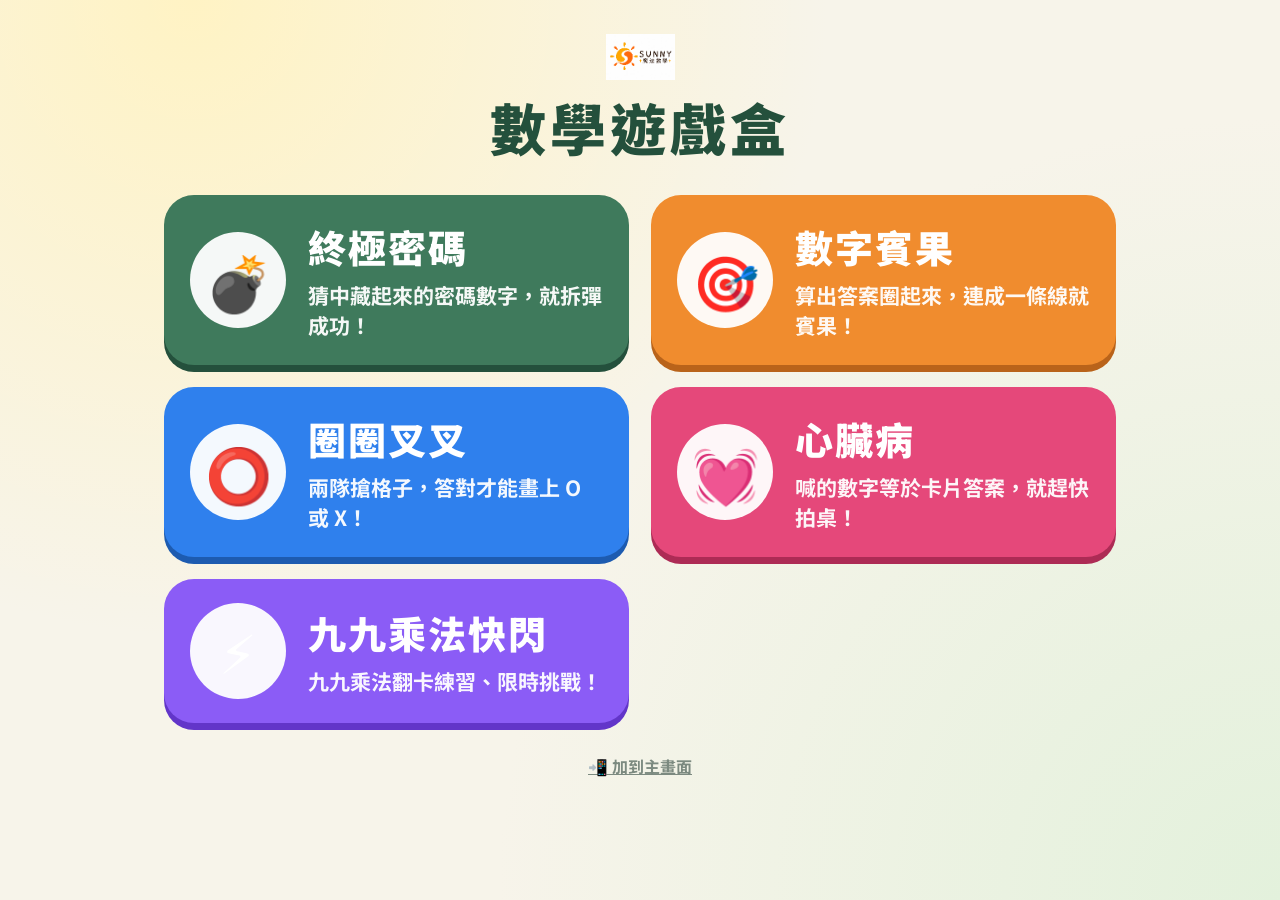
<file: index.html>
<!DOCTYPE html>
<html lang="zh-Hant">
<head>
<meta charset="utf-8" />
<meta name="viewport" content="width=device-width, initial-scale=1, viewport-fit=cover" />
<meta name="theme-color" content="#f0b93a" />
<meta name="apple-mobile-web-app-capable" content="yes" />
<meta name="mobile-web-app-capable" content="yes" />
<meta name="apple-mobile-web-app-status-bar-style" content="default" />
<meta name="apple-mobile-web-app-title" content="數學遊戲盒" />
<title>SUNNY魔法數學・遊戲盒</title>
<link rel="manifest" href="manifest.json" />
<link rel="icon" href="img/icon-192.png" />
<link rel="apple-touch-icon" href="img/icon-180.png" />
<link href="https://fonts.googleapis.com/css2?family=Fredoka:wght@600&family=Noto+Sans+TC:wght@500;700;900&display=swap" rel="stylesheet" />
<style>
:root{--green:#24503c;--gold:#f0b93a;--cream:#f7f4ea;--ink:#1f3a2d;--muted:#7c8a80}
*{box-sizing:border-box;-webkit-tap-highlight-color:transparent}
html,body{margin:0;height:100%}
body{font-family:"Noto Sans TC",system-ui,sans-serif;color:var(--ink);background:
  radial-gradient(circle at 15% 0%,#fff3c4 0,transparent 45%),radial-gradient(circle at 100% 100%,#e3f1dc 0,transparent 50%),var(--cream);
  padding:env(safe-area-inset-top) env(safe-area-inset-right) env(safe-area-inset-bottom) env(safe-area-inset-left)}
button{font-family:inherit;cursor:pointer;border:none}

.head{display:flex;flex-direction:column;align-items:center;gap:6px;padding:34px 20px 10px;text-align:center}
.head .logo{height:46px}
.head h1{margin:0;font-size:clamp(34px,5vw,56px);font-weight:900;color:var(--green);letter-spacing:4px}
.grid{max-width:1000px;margin:0 auto;padding:18px 24px 20px;display:grid;grid-template-columns:repeat(auto-fill,minmax(min(420px,100%),1fr));gap:22px}
.tile{display:flex;align-items:center;gap:22px;padding:24px 26px;border-radius:30px;background:var(--c);color:#fff;text-align:left;box-shadow:0 7px 0 var(--d);transition:transform .12s}
.tile:hover{transform:translateY(-3px)}
.tile:active{transform:translateY(4px);box-shadow:0 3px 0 var(--d)}
.tile .ic{flex:none;width:96px;height:96px;border-radius:50%;background:rgba(255,255,255,.95);display:flex;align-items:center;justify-content:center;font-size:54px}
.tile h2{margin:0;font-size:clamp(28px,3.2vw,38px);font-weight:900;letter-spacing:2px}
.tile p{margin:6px 0 0;font-size:clamp(17px,1.8vw,21px);font-weight:700;opacity:.95;line-height:1.45}
.foot{text-align:center;padding:10px 0 40px}
.install{background:none;border:none;color:var(--muted);font-size:16px;font-weight:700;text-decoration:underline}
/* 遊戲畫面（同一個 App 裡開，左上角回遊戲盒） */
#player{position:fixed;inset:0;background:#fff;display:none;z-index:10}
#player.show{display:block}
#player iframe{width:100%;height:100%;border:0;display:block}
#homeBtn{position:fixed;z-index:11;display:none;background:rgba(36,80,60,.88);color:#fff;font-size:15px;font-weight:700;border-radius:999px;padding:8px 14px;box-shadow:0 4px 12px rgba(0,0,0,.2)}
#player.show ~ #homeBtn{display:block}

/* 加到主畫面說明 */
.ov{position:fixed;inset:0;background:rgba(20,40,30,.55);display:none;align-items:center;justify-content:center;z-index:20}
.ov.show{display:flex}
.panel{background:#fffdf7;border-radius:26px;padding:24px 26px;max-width:460px;width:92%;font-size:18px;line-height:1.7}
.panel h3{margin:0 0 8px;color:var(--green);font-size:24px}
.panel b{color:var(--green)}
.panel button{margin-top:12px;background:var(--green);color:#fff;font-size:18px;font-weight:700;padding:10px 26px;border-radius:999px}

@media (max-width:640px){
  .head{padding:22px 16px 4px}.tile{padding:18px;gap:16px}.tile .ic{width:72px;height:72px;font-size:40px}
}
</style>
</head>
<body>

<div class="head">
  <img class="logo" src="img/logo.png" alt="SUNNY魔法數學" />
  <h1>數學遊戲盒</h1>
</div>

<div class="grid" id="grid"></div>
<div class="foot"><button class="install" id="installBtn">📲 加到主畫面</button></div>

<div id="player"><iframe id="frame" allow="fullscreen; autoplay" allowfullscreen></iframe></div>
<button id="homeBtn">🏠 回遊戲盒</button>

<div class="ov" id="howOv">
  <div class="panel" id="howText"></div>
</div>

<script>
// ===== 遊戲清單：新增遊戲就在這裡加一筆 =====
// home：「回遊戲盒」按鈕放哪個角落，避開遊戲自己的按鈕
const GAMES = [
  { id: 'password', name: '終極密碼', icon: '💣', c: '#3f7a5c', d: '#24503c', url: '../password/', line: '猜中藏起來的密碼數字，就拆彈成功！', home: 'bl' },
  { id: 'bingo', name: '數字賓果', icon: '🎯', c: '#f08c2e', d: '#b9631a', url: './bingo/', line: '算出答案圈起來，連成一條線就賓果！', home: 'bl' },
  { id: 'ttt', name: '圈圈叉叉', icon: '⭕', c: '#2f80ed', d: '#1d5bb0', url: './ttt/', line: '兩隊搶格子，答對才能畫上 O 或 X！', home: 'bl' },
  { id: 'heart', name: '心臟病', icon: '💓', c: '#e5487a', d: '#ad2b55', url: './heart/', line: '喊的數字等於卡片答案，就趕快拍桌！', home: 'bl' },
  { id: '99', name: '九九乘法快閃', icon: '⚡', c: '#8b5cf6', d: '#6235c9', url: '../99/', line: '九九乘法翻卡練習、限時挑戰！', home: 'bl' },
];
const POS = { tl: 'top:calc(10px + env(safe-area-inset-top));left:10px', bl: 'bottom:calc(10px + env(safe-area-inset-bottom));left:10px',
              tr: 'top:calc(10px + env(safe-area-inset-top));right:10px', br: 'bottom:calc(10px + env(safe-area-inset-bottom));right:10px' };

const grid = document.getElementById('grid');
GAMES.forEach(g => {
  const b = document.createElement('button'); b.className = 'tile'; b.style.setProperty('--c', g.c); b.style.setProperty('--d', g.d);
  b.innerHTML = `<span class="ic">${g.icon}</span><span><h2>${g.name}</h2><p>${g.line}</p></span>`;
  b.onclick = () => openGame(g, true); grid.appendChild(b);
});

// ===== 開遊戲／回遊戲盒（手機返回鍵也能回來） =====
const player = document.getElementById('player'), frame = document.getElementById('frame'), homeBtn = document.getElementById('homeBtn');
let histStart = 0;
function openGame(g, push) {
  if (push) histStart = history.length;
  frame.contentWindow.location.replace(new URL(g.url, location.href).href); player.classList.add('show'); homeBtn.style.cssText = POS[g.home] || POS.bl;
  document.title = g.name.replace(/\s.*$/, '') + '・數學遊戲盒';
  if (push) history.pushState({ game: g.id }, '', '#' + g.id);
}
function closeGame() { player.classList.remove('show'); frame.contentWindow.location.replace('about:blank'); document.title = 'SUNNY魔法數學・遊戲盒'; }
// 遊戲裡換頁也會記進返回紀錄 → 一次退回到開遊戲之前
homeBtn.onclick = () => { const n = history.length - histStart; closeGame(); if (histStart && n > 0) history.go(-n); else history.replaceState(null, '', location.pathname); histStart = 0; };
window.addEventListener('popstate', () => { const g = GAMES.find(x => '#' + x.id === location.hash); g ? openGame(g, false) : closeGame(); });
{ const g = GAMES.find(x => '#' + x.id === location.hash); if (g) { history.replaceState({ game: g.id }, '', '#' + g.id); openGame(g, false); } }

// ===== 加到主畫面 =====
let deferred = null;
window.addEventListener('beforeinstallprompt', e => { e.preventDefault(); deferred = e; });
const standalone = matchMedia('(display-mode: standalone)').matches || navigator.standalone;
const installBtn = document.getElementById('installBtn');
if (standalone) installBtn.style.display = 'none';
installBtn.onclick = async () => {
  if (deferred) { deferred.prompt(); await deferred.userChoice; deferred = null; return; }
  const ios = /iphone|ipad|ipod/i.test(navigator.userAgent) || (navigator.platform === 'MacIntel' && navigator.maxTouchPoints > 1);
  document.getElementById('howText').innerHTML = ios
    ? '<h3>📲 加到主畫面（iPhone／iPad）</h3>1. 用 <b>Safari</b> 打開這一頁<br>2. 點下面的 <b>分享鈕</b>（方框加向上箭頭）<br>3. 往下滑，點 <b>「加入主畫面」</b><br>4. 主畫面就會出現浩克的遊戲盒圖示 🎉<br><button onclick="this.closest(\'.ov\').classList.remove(\'show\')">知道了</button>'
    : '<h3>📲 加到主畫面</h3>用 <b>Chrome</b> 打開這一頁，點右上角 <b>⋮</b> → <b>「加到主畫面」</b>或<b>「安裝應用程式」</b>。<br>電腦版 Chrome：網址列右邊的 <b>安裝圖示</b>。<br><button onclick="this.closest(\'.ov\').classList.remove(\'show\')">知道了</button>';
  document.getElementById('howOv').classList.add('show');
};
document.getElementById('howOv').onclick = e => { if (e.target.id === 'howOv') e.target.classList.remove('show'); };

if ('serviceWorker' in navigator) navigator.serviceWorker.register('sw.js').catch(() => {});
</script>
</body>
</html>
</file>
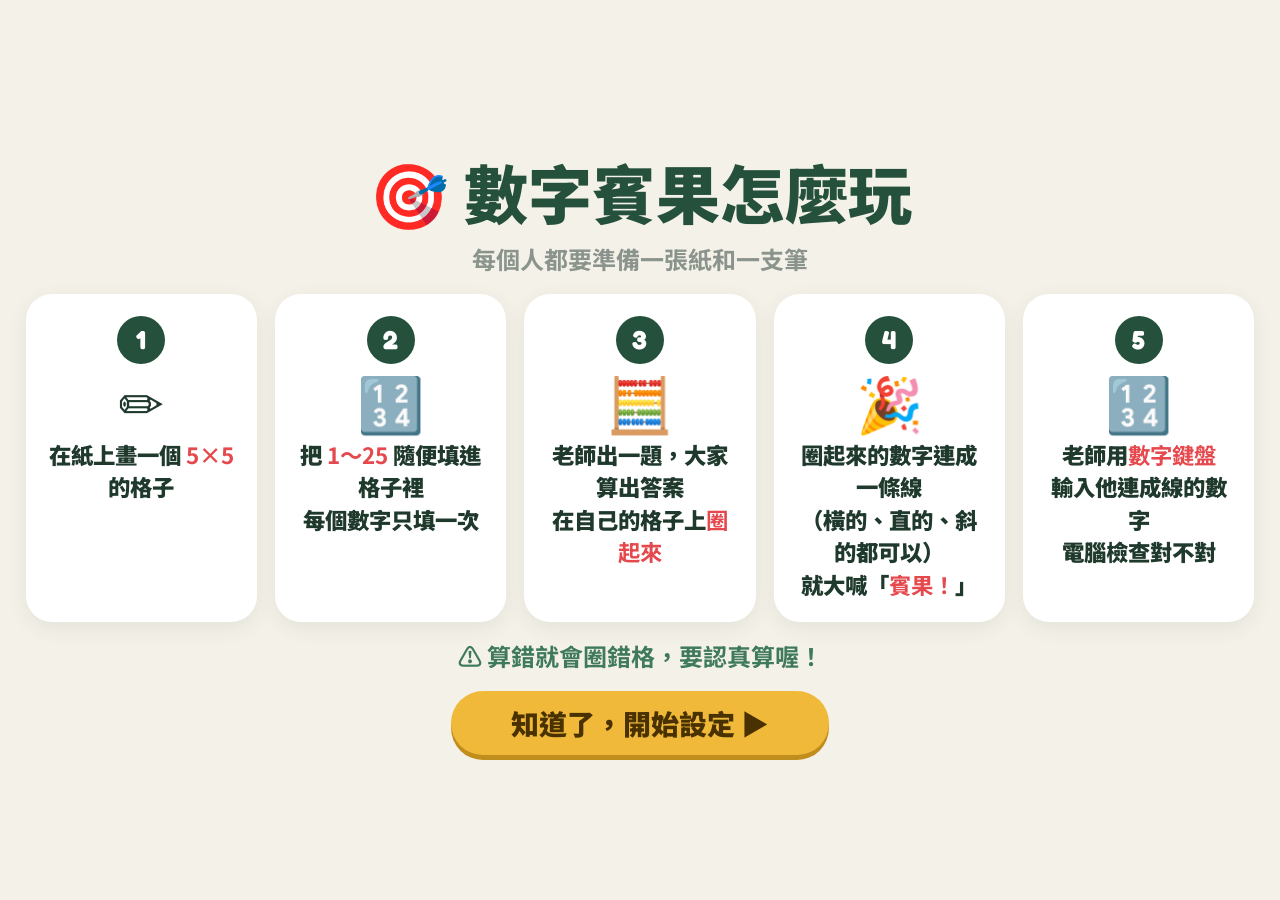
<file: bingo/index.html>
<!DOCTYPE html>
<html lang="zh-Hant">
<head>
<meta charset="utf-8" />
<meta name="viewport" content="width=device-width, initial-scale=1, viewport-fit=cover" />
<title>數字賓果・SUNNY魔法數學</title>
<link rel="icon" href="../img/icon-192.png" />
<link rel="apple-touch-icon" href="../img/icon-180.png" />
<link href="https://fonts.googleapis.com/css2?family=Fredoka:wght@500;600;700&family=Noto+Sans+TC:wght@500;700;900&display=swap" rel="stylesheet" />
<link rel="stylesheet" href="../shared/common.css" />
<style>
.main{display:grid;grid-template-columns:1fr 380px;gap:24px}
.stage{display:flex;flex-direction:column;padding:28px 32px}
.stage .head{display:flex;align-items:center;justify-content:space-between}
.qno{font-size:30px;font-weight:900;color:var(--green)}
.qno b{font-family:Fredoka;font-size:44px;color:var(--red);margin:0 4px}
.goal{background:#fff6dc;color:#8a5d00;border-radius:12px;padding:8px 16px;font-weight:900;font-size:17px}
.qcard{flex:1;margin:20px 0;display:flex;align-items:center;justify-content:center;border-radius:20px;background:#fbf9f3;border:2px solid var(--line)}
.qcard .expr{font-size:clamp(64px,min(10vw,20vh),220px);color:var(--green)}
.qcard.flip{animation:flip .5s}
@keyframes flip{0%{transform:rotateX(90deg)}100%{transform:rotateX(0)}}
.foot{display:flex;align-items:center;justify-content:space-between;gap:16px;flex-wrap:wrap}
.hint{font-size:20px;color:var(--muted);font-weight:700}
.btns{display:flex;gap:14px;flex-wrap:wrap;justify-content:center}
.side{padding:24px 0 12px;display:flex;flex-direction:column;min-height:0}
.side .shead{display:flex;align-items:baseline;justify-content:space-between;padding:0 24px 12px;border-bottom:1px solid var(--line)}
.side .shead span{font-size:14px;color:var(--muted);font-weight:700}
.hist{flex:1;overflow:auto;min-height:0}
.hi{display:flex;align-items:center;gap:16px;padding:12px 24px;border-bottom:1px solid #f1ece0;font-size:30px;animation:popIn .4s}
.hi .n{color:var(--muted);font-family:Fredoka;font-size:18px;width:28px;text-align:right}
.hi .ans{margin-left:auto;font-family:Fredoka;font-weight:700;color:var(--red);font-size:28px}
/* 開場：畫格子說明 */
.intro{flex-direction:column;background:var(--cream);text-align:center;padding:20px}
.intro h2{font-size:clamp(34px,4.6vw,60px);color:var(--green);margin:0 0 10px}
.intro p{font-size:clamp(20px,2.4vw,30px);font-weight:700;margin:6px 0;line-height:1.6}
.intro p b{color:var(--red)}
.sample{display:grid;gap:6px;margin:18px auto;background:var(--green);padding:6px;border-radius:14px}
.sample span{width:min(9vh,64px);height:min(9vh,64px);background:#fff;border-radius:8px;display:flex;align-items:center;justify-content:center;font-family:Fredoka;font-size:min(4.4vh,30px);font-weight:600;color:var(--green)}
.sample span.c{background:#ffe9a8;position:relative}
.sample span.c::after{content:'';position:absolute;inset:6px;border:4px solid var(--red);border-radius:50%}
/* 檢查賓果 */
.check{flex-direction:column}
.check .panel{max-width:1000px}
.ckgrid{display:grid;grid-template-columns:auto 1fr;gap:32px;align-items:start;margin-top:10px}
.ckpad{display:flex;flex-direction:column;gap:10px}
.cklist{display:flex;flex-direction:column;gap:14px}
.cklist .lab{font-size:16px;font-weight:900;color:var(--muted);letter-spacing:2px}
.chips{display:flex;flex-wrap:wrap;gap:10px;min-height:72px;align-content:flex-start}
.chip{width:72px;height:72px;border-radius:16px;background:#f4f1e8;border:2px solid var(--line);display:flex;align-items:center;justify-content:center;font-family:Fredoka;font-size:32px;font-weight:700;position:relative;cursor:pointer}
.chip.ok{background:#e6f4ea;border-color:#3f9d5c;color:#2b7a45}
.chip.no{background:#fde8e8;border-color:var(--red);color:var(--red)}
.chip.ok::after{content:'✓';position:absolute;top:-8px;right:-8px;width:26px;height:26px;border-radius:50%;background:#3f9d5c;color:#fff;font-size:16px;display:flex;align-items:center;justify-content:center}
.chip.no::after{content:'✗';position:absolute;top:-8px;right:-8px;width:26px;height:26px;border-radius:50%;background:var(--red);color:#fff;font-size:16px;display:flex;align-items:center;justify-content:center}
.ckres{font-size:24px;font-weight:900;min-height:36px}
.ckres.ok{color:#2b7a45}.ckres.no{color:var(--red)}
.check .btns{display:flex;gap:12px;flex-wrap:wrap}
@media (max-width:900px), (orientation:portrait){.ckgrid{grid-template-columns:1fr;justify-items:center}}
@media (max-width:900px), (orientation:portrait){
  .main{grid-template-columns:1fr}.stage{padding:18px}.qcard{min-height:180px}.side{max-height:50vh}.foot{justify-content:center}.hint{text-align:center}
}
</style>
</head>
<body>
<div class="top">
  <img class="logo" src="../shared/img/logo.png" alt="SUNNY魔法數學" />
  <div class="ttl"><h1>數字賓果</h1><span class="tag" id="tag"></span></div>
  <span class="sp"></span>
  <button class="tbtn" id="helpBtn">玩法說明</button>
  <button class="tbtn" id="soundBtn">🔊</button>
  <button class="tbtn fsBtn" id="fsBtn">全螢幕</button>
  <button class="tbtn" id="setBtn">設定</button>
</div>

<div class="wrap main">
  <div class="card stage">
    <div class="head"><div class="qno" id="qno"></div><div class="goal" id="goal"></div></div>
    <div class="qcard" id="qcard"><span class="expr" style="color:#c9c2ad">？</span></div>
    <div class="foot">
      <div class="hint" id="hint">算出答案，在自己的賓果卡上圈起來</div>
      <div class="btns">
        <button class="big-btn" id="nextBtn">下一題 ▶</button>
        <button class="big-btn gold" id="bingoBtn">有人賓果！</button>
      </div>
    </div>
  </div>
  <div class="card side">
    <div class="shead"><span class="ptitle">出過的題目</span><span>算錯可以再算一次</span></div>
    <div class="hist" id="hist"></div>
  </div>
</div>

<!-- 開場：請小朋友畫格子 -->
<div class="ov intro" id="introOv">
  <h2>🎯 數字賓果</h2>
  <p id="introText"></p>
  <div class="sample" id="sample"></div>
  <p>電腦出題 → 算出答案 → 在卡上把那個數字<b>圈起來</b><br>算錯就會圈錯格喔！連成 <b id="introLines">1</b> 條線就喊「<b>賓果！</b>」</p>
  <button class="start" id="introGo">準備好了，開始出題！</button>
</div>

<!-- 檢查賓果 -->
<div class="ov dim check" id="checkOv">
  <div class="panel">
    <h2>有人喊賓果！來檢查</h2>
    <div style="font-size:19px;font-weight:700">請他唸出連成線的數字，一個一個輸入，電腦會檢查是不是都出過</div>
    <div class="ckgrid">
      <div class="ckpad"><div class="kscreen" id="ckScreen"></div><div id="ckPad"></div></div>
      <div class="cklist">
        <div class="lab" id="ckLab"></div>
        <div class="chips" id="chips"></div>
        <div class="ckres" id="ckRes"></div>
        <div class="btns">
          <button class="big-btn" id="checkBtn">檢查</button>
          <button class="big-btn white" id="noBtn">取消，繼續玩</button>
        </div>
      </div>
    </div>
  </div>
</div>

<!-- 設定 -->
<div class="ov dim" id="setOv">
  <div class="panel">
    <h2>數字賓果・設定</h2>
    <div class="row"><span class="lab">算式</span><div class="seg" id="sOps"></div></div>
    <div class="desc">都是兩個數字的計算，可以複選</div>
    <div class="row"><span class="lab">賓果卡</span><div class="seg" id="sSize"></div></div>
    <div class="row"><span class="lab">幾條線賓果</span><div class="seg" id="sLines"></div></div>
    <button class="start" id="startBtn">開始！</button>
  </div>
</div>

<script src="../shared/common.js"></script>
<script>
const HELP = ['🎯 數字賓果怎麼玩', '每個人都要準備一張紙和一支筆', [
  ['✏️', '在紙上畫一個 <b>5×5</b> 的格子'],
  ['🔢', '把 <b>1～25</b> 隨便填進格子裡<br>每個數字只填一次'],
  ['🧮', '老師出一題，大家算出答案<br>在自己的格子上<b>圈起來</b>'],
  ['🎉', '圈起來的數字連成一條線<br>（橫的、直的、斜的都可以）<br>就大喊「<b>賓果！</b>」'],
  ['🔢', '老師用<b>數字鍵盤</b><br>輸入他連成線的數字<br>電腦檢查對不對'],
], '⚠️ 算錯就會圈錯格，要認真算喔！'];
const KEY = 'bingo_settings';
let S = loadSettings(KEY, { ops: ALL_OPS, size: 5, lines: 1 }); S.ops = cleanOps(S.ops);
let G = {};
setupTopButtons();

function newGame() {
  const N = S.size * S.size;
  G = { N, pool: shuffle(Array.from({ length: N }, (_, i) => i + 1)), called: [], seen: new Set() };
  $('tag').textContent = opsTag(S.ops);
  $('goal').textContent = `${S.size}×${S.size}・連 ${S.lines} 條線`;
  $('qno').innerHTML = '準備開始'; $('hist').innerHTML = '';
  $('qcard').innerHTML = '<span class="expr" style="color:#c9c2ad">？</span>';
  $('nextBtn').disabled = false;
  showIntro();
}
function showIntro() {
  $('introText').innerHTML = `請在紙上畫 <b>${S.size}×${S.size}</b> 的格子，把 <b>1～${G.N}</b> 隨便填進去（每個數字填一次）`;
  $('introLines').textContent = S.lines;
  const sm = $('sample'), demo = shuffle(Array.from({ length: G.N }, (_, i) => i + 1));
  sm.style.gridTemplateColumns = `repeat(${S.size},auto)`;
  sm.innerHTML = demo.map((n, i) => `<span class="${i % (S.size + 1) === 0 ? 'c' : ''}">${n}</span>`).join('');
  $('introOv').classList.add('show');
}
$('introGo').onclick = () => { $('introOv').classList.remove('show'); nextQ(); };

function nextQ() {
  if (!G.pool.length) { $('qno').innerHTML = '題目出完了！'; $('nextBtn').disabled = true; return; }
  const a = G.pool.pop();
  let q; for (let i = 0; i < 8; i++) { q = makeQ(a, S.ops); if (!G.seen.has(q.expr)) break; }
  G.seen.add(q.expr); G.called.push(q);
  const k = G.called.length;
  $('qno').innerHTML = `第 <b>${k}</b> 題`;
  const c = $('qcard'); c.innerHTML = exprHTML(q.expr) + '<span class="expr" style="color:var(--muted);margin-left:.2em">= ?</span>';
  c.classList.remove('flip'); void c.offsetWidth; c.classList.add('flip'); SFX.flip();
  const h = document.createElement('div'); h.className = 'hi';
  h.innerHTML = `<span class="n">${k}</span>${exprHTML(q.expr)}`;
  $('hist').prepend(h);
}
$('nextBtn').onclick = nextQ;
document.addEventListener('keydown', e => {
  if (document.querySelector('.ov.show')) return;
  if (e.key === 'Enter' || e.key === ' ' || e.key === 'ArrowRight') { e.preventDefault(); nextQ(); }
});

// 有人喊賓果：輸入他連成線的數字，電腦檢查是不是都出過
let ck = [], pad = null;
function drawChips(res) {
  $('ckLab').textContent = `輸入的數字（${ck.length} 個，點數字可以刪掉）`;
  $('chips').innerHTML = ck.map((n, i) => `<div class="chip ${res ? (res[i] ? 'ok' : 'no') : ''}" data-i="${i}" title="點一下刪掉">${n}</div>`).join('');
  $('chips').querySelectorAll('.chip').forEach(c => c.onclick = () => { ck.splice(+c.dataset.i, 1); $('ckRes').textContent = ''; drawChips(); });
  $('checkBtn').disabled = ck.length < S.size;
}
$('bingoBtn').onclick = () => {
  ck = []; $('ckRes').textContent = ''; $('ckRes').className = 'ckres';
  pad = keypad($('ckPad'), $('ckScreen'), { max: 2, okText: '加入', placeholder: '輸入數字', onOk: v => {
    if (v < 1 || v > G.N) { SFX.bad(); $('ckRes').className = 'ckres no'; $('ckRes').textContent = `要輸入 1～${G.N} 的數字`; return; }
    if (ck.includes(v)) { SFX.bad(); $('ckRes').className = 'ckres no'; $('ckRes').textContent = `${v} 已經輸入過了`; return; }
    ck.push(v); $('ckRes').textContent = ''; drawChips(); pad.clear();
  } });
  drawChips();
  $('checkOv').classList.add('show'); SFX.ding();
};
$('noBtn').onclick = () => { $('checkOv').classList.remove('show'); };
$('checkBtn').onclick = async () => {
  const called = new Set(G.called.map(q => q.answer));
  const res = ck.map(n => called.has(n)); drawChips(res);
  const bad = ck.filter((n, i) => !res[i]);
  if (bad.length) { SFX.bad(); $('ckRes').className = 'ckres no'; $('ckRes').textContent = `✗ ${bad.join('、')} 還沒出過，不算賓果！`; return; }
  SFX.ding(); $('ckRes').className = 'ckres ok'; $('ckRes').textContent = '✓ 全部都出過了，賓果成功！';
  await sleep(1200);
  $('checkOv').classList.remove('show');
  // 賓果成功後，題目旁邊公布答案，大家一起對
  document.querySelectorAll('#hist .hi').forEach((h, i) => { const q = G.called[G.called.length - 1 - i];
    if (!h.querySelector('.ans')) h.insertAdjacentHTML('beforeend', `<span class="ans">${q.answer}</span>`); });
  await celebrate('🎉 賓果！', `出了 <span class="num">${G.called.length}</span> 題就連線了！`, '繼續玩（看誰第二個賓果）▶');
};

// 設定
let T = {};
function drawSet() {
  segRow('sOps', Object.entries(OPS), T.ops, v => { T.ops = T.ops.includes(v) ? T.ops.filter(x => x !== v) : [...T.ops, v]; if (!T.ops.length) T.ops = [v]; drawSet(); }, true);
  segRow('sSize', [[4, '4×4（1～16）'], [5, '5×5（1～25）']], T.size, v => { T.size = v; drawSet(); });
  segRow('sLines', [[1, '1 條'], [2, '2 條'], [3, '3 條']], T.lines, v => { T.lines = v; drawSet(); });
}
function openSet() { T = JSON.parse(JSON.stringify(S)); drawSet(); $('setOv').classList.add('show'); }
$('setBtn').onclick = openSet;
$('startBtn').onclick = () => { S = T; saveSettings(KEY, S); $('setOv').classList.remove('show'); newGame(); };

$('helpBtn').onclick = () => showHelp(...HELP, '知道了');
showHelp(...HELP, '知道了，開始設定 ▶').then(openSet);
</script>
</body>
</html>
</file>
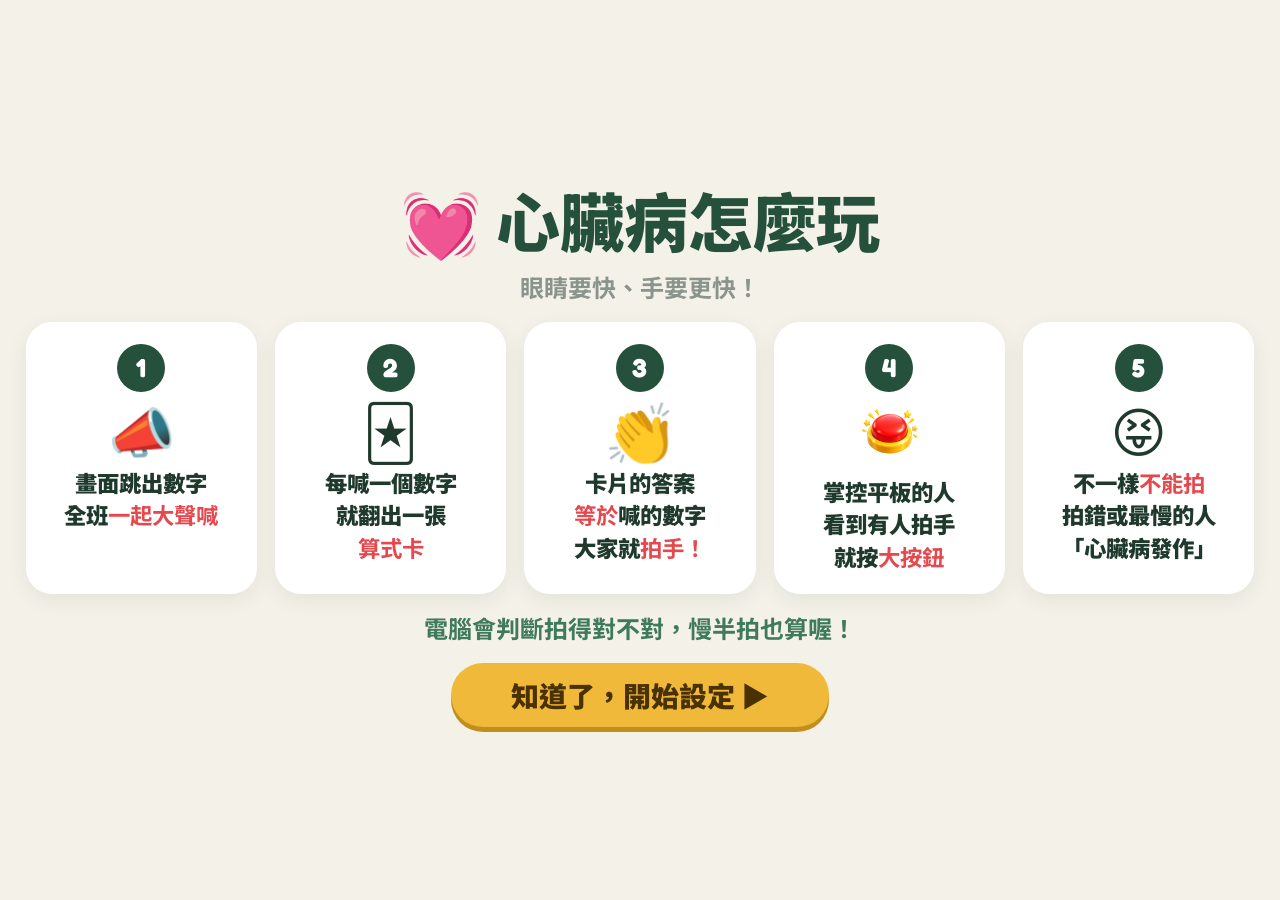
<file: heart/index.html>
<!DOCTYPE html>
<html lang="zh-Hant">
<head>
<meta charset="utf-8" />
<meta name="viewport" content="width=device-width, initial-scale=1, viewport-fit=cover" />
<title>心臟病・SUNNY魔法數學</title>
<link rel="icon" href="../img/icon-192.png" />
<link rel="apple-touch-icon" href="../img/icon-180.png" />
<link href="https://fonts.googleapis.com/css2?family=Fredoka:wght@500;600;700&family=Noto+Sans+TC:wght@500;700;900&display=swap" rel="stylesheet" />
<link rel="stylesheet" href="../shared/common.css" />
<style>
.main{display:flex;align-items:safe center;justify-content:center;overflow:auto}
.stage{width:min(1400px,100%);padding:24px 36px 18px;display:flex;flex-direction:column;align-items:center}
.table{display:grid;grid-template-columns:auto 1fr;gap:40px;align-items:center;width:100%}
.count{display:flex;flex-direction:column;align-items:center;gap:12px}
.count .lab{font-size:16px;font-weight:900;color:var(--muted);letter-spacing:3px}
.count .ball{width:min(29vh,360px);height:min(29vh,360px);border-radius:50%;background:var(--green);color:#fff;display:flex;align-items:center;justify-content:center;font-family:Fredoka;font-weight:700;font-size:min(17vh,220px)}
.count .ball.beat{animation:beat .3s}
@keyframes beat{40%{transform:scale(1.1)}}
.pcol{display:flex;flex-direction:column;gap:12px}
.pcol .lab{font-size:16px;font-weight:900;color:var(--muted);letter-spacing:3px;text-align:center}
.pcard{height:min(29vh,360px);border-radius:20px;background:#fbf9f3;border:2px solid var(--line);display:flex;align-items:center;justify-content:center;position:relative}
.pcard .expr{font-size:clamp(60px,min(7vw,15vh),180px);color:var(--green)}
.pcard.flip{animation:flip .35s}
@keyframes flip{0%{transform:rotateY(90deg)}100%{transform:rotateY(0)}}
.pcard .res{position:absolute;right:24px;bottom:14px;font-family:Fredoka;font-size:clamp(28px,3vw,44px);font-weight:700;color:var(--red)}
.verdict{font-size:clamp(24px,2.6vw,38px);font-weight:900;height:1.4em;text-align:center;margin:10px 0 8px}
.verdict.ok{color:var(--green2)}.verdict.no{color:var(--red)}
.ctrl{display:grid;grid-template-columns:auto 1fr;gap:20px;width:100%;align-items:stretch}
.ctrl .big-btn{height:auto;min-height:96px;padding:0 34px}
.slap{position:relative;height:min(23vh,240px);border-radius:28px;background:#fff6f2;border:3px dashed #f3b3b5;color:var(--red);font-size:clamp(40px,5vw,72px);font-weight:900;letter-spacing:6px;display:flex;align-items:center;justify-content:center;gap:28px;touch-action:manipulation;user-select:none;-webkit-user-select:none;transition:background .1s}
.slap img{height:92%;pointer-events:none;transition:transform .08s}
.slap .emo{font-size:1.4em}
.slap.hit{background:#ffe1dc}.slap.hit img{transform:translateY(8px) scale(.94)}
.stats{display:grid;grid-template-columns:repeat(3,1fr);width:100%;margin-top:18px;border-top:1px solid var(--line);padding-top:12px}
.stats div{text-align:center}
.stats b{display:block;font-family:Fredoka;font-size:40px;color:var(--ink);line-height:1.1}
.stats div>span{font-size:15px;font-weight:900;color:var(--muted);letter-spacing:2px}
.stats div+div{border-left:1px solid var(--line)}
.toast{position:fixed;top:90px;left:50%;transform:translateX(-50%);background:var(--ink);color:#fff;border-radius:18px;padding:10px 22px;font-size:24px;font-weight:900;display:none;z-index:30}
.react{position:fixed;inset:0;z-index:40;display:none;flex-direction:column;align-items:center;justify-content:center;text-align:center;color:#fff;cursor:pointer}
.react.show{display:flex;animation:reactIn .25s ease-out}
@keyframes reactIn{from{opacity:0;transform:scale(1.08)}}
.react.bad{background:#d63038}
.react.good{background:#2f8c50}
.react.miss{background:#e8821e}
.react .emo{font-size:min(26vh,220px);line-height:1;animation:throb .5s infinite alternate}
@keyframes throb{to{transform:scale(1.12)}}
.react.bad .emo{animation:crack .12s 4,throb .5s .5s infinite alternate}
@keyframes crack{25%{transform:translateX(-14px) rotate(-8deg)}75%{transform:translateX(14px) rotate(8deg)}}
.react .t1{font-size:clamp(48px,7vw,110px);font-weight:900;margin-top:10px;text-shadow:0 4px 0 rgba(0,0,0,.18)}
.react .t2{font-size:clamp(24px,3vw,44px);font-weight:900;margin-top:8px;opacity:.95}
.react .t2 .num{font-family:Fredoka;font-size:1.3em}
.shakeAll{animation:shakeAll .5s}
@keyframes shakeAll{10%,50%,90%{transform:translate(-16px,6px)}30%,70%{transform:translate(16px,-6px)}}
.flash{animation:flashBg .5s}
@keyframes flashBg{30%{background:#ffd9d9}}
@media (max-width:900px), (orientation:portrait){
  .stage{padding:18px}.table{grid-template-columns:1fr;gap:16px;justify-items:center}.pcol{width:100%}.count .ball{width:34vw;height:34vw;font-size:20vw}.pcard{height:42vw}
  .ctrl{grid-template-columns:1fr}.ctrl .big-btn{min-height:64px}.slap{height:26vh}.stats b{font-size:28px}
}
</style>
</head>
<body>
<div class="top">
  <img class="logo" src="../shared/img/logo.png" alt="SUNNY魔法數學" />
  <div class="ttl"><h1>心臟病</h1><span class="tag" id="tag"></span></div>
  <span class="sp"></span>
  <button class="tbtn" id="helpBtn">玩法說明</button>
  <button class="tbtn" id="soundBtn">🔊</button>
  <button class="tbtn fsBtn" id="fsBtn">全螢幕</button>
  <button class="tbtn" id="setBtn">設定</button>
</div>

<div class="wrap main" id="main">
  <div class="card stage">
    <div class="table">
      <div class="count"><div class="lab">大家一起喊</div><div class="ball" id="ball">–</div></div>
      <div class="pcol"><div class="lab">算式卡</div><div class="pcard" id="pcard"><span class="expr" style="color:#c9c2ad">準備</span><div class="res" id="res"></div></div></div>
    </div>
    <div class="verdict" id="verdict"></div>
    <div class="ctrl">
      <button class="big-btn" id="playBtn">▶ 開始</button>
      <button class="slap" id="slapBtn"><img src="../shared/img/buzzer.png" alt="" onerror="this.outerHTML='<span class=emo>🔴</span>'">按！</button>
    </div>
    <div class="stats">
      <div><b><span id="sOk">0</span> / <span id="sGoal">5</span></b><span>拍對</span></div>
      <div><b id="sMiss">0</b><span>錯過</span></div>
      <div><b id="sBad">0</b><span>拍錯</span></div>
    </div>
  </div>
</div>
<div class="toast" id="toast"></div>
<div class="react" id="react"><div class="emo" id="rEmo"></div><div class="t1" id="rT1"></div><div class="t2" id="rT2"></div></div>

<!-- 設定 -->
<div class="ov dim" id="setOv">
  <div class="panel">
    <h2>心臟病・設定</h2>
    <div class="row"><span class="lab">算式</span><div class="seg" id="sOps"></div></div>
    <div class="desc">都是兩個數字的計算，可以複選</div>
    <div class="row"><span class="lab">數到幾</span><div class="seg" id="sMax"></div></div>
    <div class="row"><span class="lab">速度</span><div class="seg" id="sSpeed"></div></div>
    <div class="row"><span class="lab">拍對幾次過關</span><div class="seg" id="sGoalSel"></div></div>
    <div class="row"><span class="lab">電腦一起喊</span><div class="seg" id="sVoice"></div></div>
    <div class="desc">玩法：全班跟著畫面一起喊 1、2、3…，每喊一個數字就翻一張算式卡。<br>卡片算出來剛好等於喊的數字，大家就要趕快拍手！掌控平板的人看到有人拍手就按大按鈕，電腦判斷對不對。最慢拍的、或是不該拍卻拍的人就「心臟病發作」😝</div>
    <button class="start" id="startBtn">開始！</button>
  </div>
</div>

<script src="../shared/common.js"></script>
<script>
const HELP = ['💓 心臟病怎麼玩', '眼睛要快、手要更快！', [
  ['📣', '畫面跳出數字<br>全班<b>一起大聲喊</b>'],
  ['🃏', '每喊一個數字<br>就翻出一張<br><b>算式卡</b>'],
  ['👏', '卡片的答案<br><b>等於</b>喊的數字<br>大家就<b>拍手！</b>'],
  ['<img src="../shared/img/buzzer.png" style="height:1.1em" alt="">', '掌控平板的人<br>看到有人拍手<br>就按<b>大按鈕</b>'],
  ['😝', '不一樣<b>不能拍</b><br>拍錯或最慢的人<br>「心臟病發作」'],
], '電腦會判斷拍得對不對，慢半拍也算喔！'];
const KEY = 'heart_settings';
let S = loadSettings(KEY, { ops: ALL_OPS, max: 10, speed: 3000, goal: 5, voice: 1 }); S.ops = cleanOps(S.ops);
let G = {}, beatT = null;
setupTopButtons();
const ZH = ['', '一', '二', '三', '四', '五', '六', '七', '八', '九', '十', '十一', '十二', '十三'];

function newGame() {
  stop();
  G = { count: 0, card: null, ok: 0, miss: 0, bad: 0, running: false, judged: false, sinceMatch: 0 };
  $('tag').textContent = opsTag(S.ops); $('sGoal').textContent = S.goal;
  $('ball').textContent = '–'; $('pcard').innerHTML = '<span class="expr" style="color:#c9c2ad">準備</span><div class="res" id="res"></div>';
  $('verdict').textContent = ''; drawScore(); $('playBtn').textContent = '▶ 開始';
}
function drawScore() { $('sOk').textContent = G.ok; $('sMiss').textContent = G.miss; $('sBad').textContent = G.bad; }

// 每一拍：數字 +1、翻一張新卡
const GRACE = 700; // 小朋友常常慢半拍：換下一張後 0.7 秒內拍，還是算拍上一張
function beat() {
  // 上一張該拍還沒拍 → 先等 0.7 秒，真的沒拍才算錯過
  if (G.card && G.card.answer === G.count && !G.judged) {
    const p = { card: G.card, count: G.count }; G.pending = p;
    setTimeout(() => {
      if (G.pending !== p) return; G.pending = null;
      G.miss++; drawScore(); stop(); BUZZ();
      react('miss', '😱', '錯過了！要拍沒拍', `${exprText(p.card.expr)} = <span class="num">${p.count}</span>，剛剛要拍手！`, 2000).then(() => { if (!G.running) { G.card = null; play(); } });
    }, GRACE);
  }
  G.count = G.count % S.max + 1; G.judged = false;
  // 大約 1/3 機率出「剛好相等」的卡；太久沒出就一定出；其他的故意出差 1、2 的陷阱
  let a;
  G.sinceMatch++;
  if (Math.random() < .33 || G.sinceMatch >= 5) { a = G.count; G.sinceMatch = 0; }
  else { do { a = Math.random() < .6 ? G.count + pick([-2, -1, 1, 2]) : rnd(1, S.max); } while (a < 1 || a > S.max || a === G.count); }
  G.card = makeQ(a, S.ops);
  const ball = $('ball'); ball.textContent = G.count; ball.classList.remove('beat'); void ball.offsetWidth; ball.classList.add('beat');
  const pc = $('pcard'); pc.innerHTML = exprHTML(G.card.expr) + '<div class="res" id="res"></div>';
  pc.classList.remove('flip'); void pc.offsetWidth; pc.classList.add('flip'); SFX.flip();
  $('verdict').textContent = '';
  if (S.voice) say(ZH[G.count] || String(G.count));
}
function say(t) {
  if (!soundOn || !window.speechSynthesis) return;
  speechSynthesis.cancel(); const u = new SpeechSynthesisUtterance(t); u.lang = 'zh-TW'; u.rate = 1.3; speechSynthesis.speak(u);
}
function play() { if (G.running) return; G.running = true; $('playBtn').textContent = '⏸ 暫停'; beat(); beatT = setInterval(beat, S.speed); }
function stop() { clearInterval(beatT); beatT = null; if (G) G.running = false; $('playBtn').textContent = '▶ 繼續'; }
$('playBtn').onclick = () => { if (G.running) stop(); else play(); };

// 有人拍了
async function slap() {
  const pad = $('slapBtn'); pad.classList.add('hit'); setTimeout(() => pad.classList.remove('hit'), 150);
  if (G.pending) { // 慢半拍拍到上一張
    const p = G.pending; G.pending = null; const wasRunning = G.running; stop(); G.judged = true; SFX.slap(); SFX.ding();
    G.ok++; drawScore();
    await react('good', '👏', '拍對了！', `${exprText(p.card.expr)} = <span class="num">${p.count}</span>`, 1500);
    if (G.ok >= S.goal) { await sleep(600); await celebrate('💓 全班過關！', `拍對 <span class="num">${G.ok}</span> 次・錯過 ${G.miss} 次・拍錯 ${G.bad} 次`, '再玩一次 ▶'); newGame(); return; }
    if (wasRunning && !G.running) { G.card = null; play(); }
    return;
  }
  if (!G.card) { toast(G.count ? '已經暫停了，按「▶ 繼續」再玩' : '先按「▶ 開始」喔！'); SFX.bad(); return; }
  if (G.judged) { toast('這張已經判斷過了，等下一張！'); return; }
  const wasRunning = G.running; stop(); G.judged = true; SFX.slap();
  document.body.classList.remove('flash'); void document.body.offsetWidth; document.body.classList.add('flash');
  const hit = G.card.answer === G.count;
  $('res').textContent = `= ${G.card.answer}`;
  const v = $('verdict');
  if (hit) { G.ok++; v.className = 'verdict ok'; v.textContent = `✅ 拍對了！${G.card.answer} = ${G.count}`; SFX.ding(); }
  else { G.bad++; v.className = 'verdict no'; v.textContent = `🙅 不能拍！答案是 ${G.card.answer}，不是 ${G.count}`; BUZZ(); }
  drawScore();
  if (hit) await react('good', '👏', '拍對了！', `${exprText(G.card.expr)} = <span class="num">${G.count}</span>`, 1500);
  else await react('bad', '💔', '心臟病發作！', `${exprText(G.card.expr)} = <span class="num">${G.card.answer}</span>，不是 <span class="num">${G.count}</span>，不能拍！`, 2200);
  if (G.ok >= S.goal) { await sleep(1200); await celebrate('💓 全班過關！', `拍對 <span class="num">${G.ok}</span> 次・錯過 ${G.miss} 次・拍錯 ${G.bad} 次`, '再玩一次 ▶'); newGame(); return; }
  if (wasRunning) { await sleep(300); if (!G.running) { G.card = null; play(); } }
}
// 手指一碰到就算（不用等放開）
$('slapBtn').addEventListener('pointerdown', e => { e.preventDefault(); slap(); });
document.addEventListener('keydown', e => {
  if (document.querySelector('.ov.show')) return;
  if (e.key === ' ' || e.key === 'Enter') { e.preventDefault(); slap(); }
  if (e.key === 'p' || e.key === 'P') { G.running ? stop() : play(); }
});
// 整頁大反應：拍對（綠）、拍錯（紅，心臟病發作）、錯過（橘）
let reactT = null;
function react(kind, emo, t1, t2, ms = 1900) {
  const r = $('react'); r.className = 'react ' + kind; $('rEmo').textContent = emo; $('rT1').textContent = t1; $('rT2').innerHTML = t2 || '';
  void r.offsetWidth; r.classList.add('show');
  if (kind === 'bad') { const m = $('main'); m.classList.remove('shakeAll'); void m.offsetWidth; m.classList.add('shakeAll'); }
  clearTimeout(reactT);
  return new Promise(res => { const done = () => { r.classList.remove('show'); r.onclick = null; res(); }; reactT = setTimeout(done, ms); r.onclick = () => { clearTimeout(reactT); done(); }; });
}
const BUZZ = () => { tone(150, .45, 'sawtooth', .28); tone(110, .45, 'square', .12); tone(1000, .9, 'sine', .14, .5); }; // 嗶——（心電圖拉平）
let toastT = null;
function toast(t) { const el = $('toast'); el.textContent = t; el.style.display = 'block'; clearTimeout(toastT); toastT = setTimeout(() => el.style.display = 'none', 2200); }

// 設定
let T = {};
function drawSet() {
  segRow('sOps', Object.entries(OPS), T.ops, v => { T.ops = T.ops.includes(v) ? T.ops.filter(x => x !== v) : [...T.ops, v]; if (!T.ops.length) T.ops = [v]; drawSet(); }, true);
  segRow('sMax', [[5, '1～5'], [10, '1～10'], [13, '1～13']], T.max, v => { T.max = v; drawSet(); });
  segRow('sSpeed', [[4000, '🐢 慢'], [3000, '🚶 中'], [2000, '🐇 快']], T.speed, v => { T.speed = v; drawSet(); });
  segRow('sGoalSel', [[3, '3 次'], [5, '5 次'], [10, '10 次']], T.goal, v => { T.goal = v; drawSet(); });
  segRow('sVoice', [[1, '要'], [0, '不要']], T.voice, v => { T.voice = v; drawSet(); });
}
$('setBtn').onclick = () => { stop(); T = JSON.parse(JSON.stringify(S)); drawSet(); $('setOv').classList.add('show'); };
$('startBtn').onclick = () => { S = T; saveSettings(KEY, S); $('setOv').classList.remove('show'); newGame(); };
$('helpBtn').onclick = () => { stop(); showHelp(...HELP, '知道了'); };
newGame(); showHelp(...HELP, '知道了，開始設定 ▶').then(() => $('setBtn').onclick());
</script>
</body>
</html>
</file>
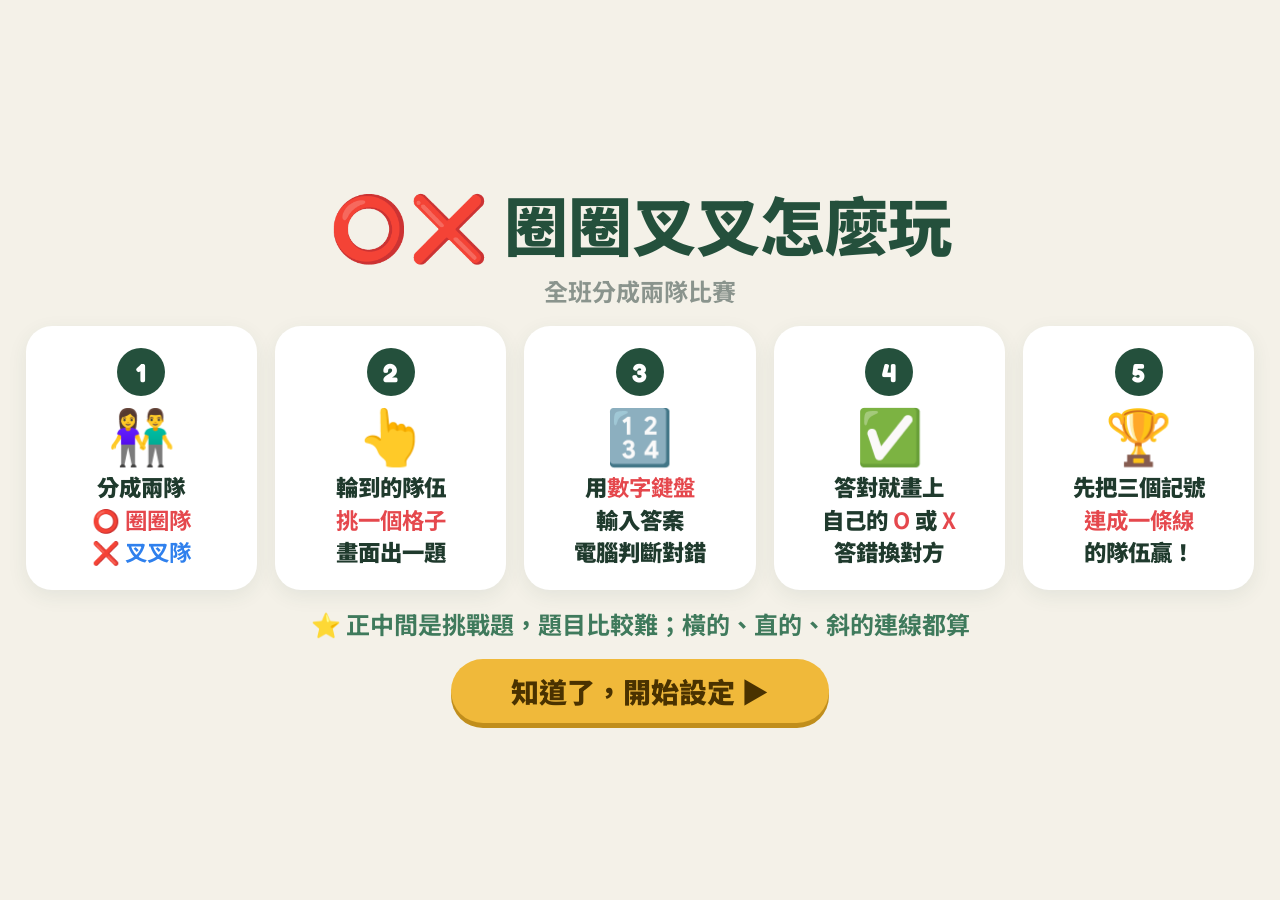
<file: ttt/index.html>
<!DOCTYPE html>
<html lang="zh-Hant">
<head>
<meta charset="utf-8" />
<meta name="viewport" content="width=device-width, initial-scale=1, viewport-fit=cover" />
<title>圈圈叉叉・SUNNY魔法數學</title>
<link rel="icon" href="../img/icon-192.png" />
<link rel="apple-touch-icon" href="../img/icon-180.png" />
<link href="https://fonts.googleapis.com/css2?family=Fredoka:wght@500;600;700&family=Noto+Sans+TC:wght@500;700;900&display=swap" rel="stylesheet" />
<link rel="stylesheet" href="../shared/common.css" />
<style>
:root{--o:#e5484d;--x:#2f80ed}
.main{display:grid;grid-template-columns:1fr auto 1fr;gap:32px;align-items:start;align-content:center}
.team{display:flex;flex-direction:column;align-items:center;justify-content:center;gap:6px;height:min(62vh,560px);border-radius:24px;background:#fff;border:3px solid var(--line);transition:.3s}
.team.on{border-color:var(--c);box-shadow:0 0 0 6px color-mix(in srgb,var(--c) 18%,transparent)}
.team .mark{font-size:clamp(80px,9vw,140px);font-family:Fredoka;font-weight:700;line-height:1;color:var(--c);transition:.3s}
.team:not(.on) .mark{opacity:.45}
.team .name{font-size:clamp(26px,2.6vw,36px);font-weight:900;color:var(--ink)}
.team .score{font-family:Fredoka;font-size:clamp(56px,6vw,90px);font-weight:700;color:var(--c);line-height:1.1}
.team .scorelab{font-size:15px;font-weight:700;color:var(--muted);letter-spacing:3px}
.team .turnTxt{margin-top:10px;height:40px;padding:0 18px;border-radius:12px;background:var(--c);color:#fff;font-size:18px;font-weight:900;display:flex;align-items:center;visibility:hidden}
.team.on .turnTxt{visibility:visible}
.mid{display:flex;flex-direction:column;align-items:center}
.board{display:grid;grid-template-columns:repeat(3,1fr);grid-template-rows:repeat(3,1fr);gap:12px;width:min(62vh,560px);aspect-ratio:1;background:var(--green);padding:12px;border-radius:24px}
.cell{background:#fff;border-radius:16px;display:flex;align-items:center;justify-content:center;flex-direction:column;font-family:Fredoka;position:relative;overflow:hidden;cursor:pointer}
.cell .id{font-size:clamp(28px,4vh,44px);color:#d4cdb8;font-weight:600}
.cell .star{font-size:15px;font-weight:900;color:#c08e1c;font-family:"Noto Sans TC"}
.cell.center{background:#fff8e3}
.cell .m{font-size:clamp(70px,12vh,140px);font-weight:700;line-height:1;animation:stamp .4s cubic-bezier(.2,2,.4,1)}
@keyframes stamp{0%{transform:scale(2.4);opacity:0}100%{transform:scale(1);opacity:1}}
.cell.O .m{color:var(--o)}.cell.X .m{color:var(--x)}
.cell.O,.cell.X{cursor:default}
.cell.win{background:#fff1a8;animation:winPulse .6s infinite alternate}
@keyframes winPulse{to{background:#ffd34d}}
.cell:not(.O):not(.X):hover{background:#f3f9f0}
.msg{text-align:center;font-size:22px;font-weight:900;color:var(--green2);margin-top:16px;min-height:32px}
/* 題目 */
.qov{flex-direction:column;background:var(--cream);text-align:center}
.qwrap{display:grid;grid-template-columns:1fr auto;gap:56px;align-items:center;width:min(1400px,94vw)}
.qleft{display:flex;flex-direction:column;align-items:center;gap:18px}
.qright{display:flex;flex-direction:column;align-items:center;gap:12px}
.qov .who{font-size:clamp(26px,3vw,40px);font-weight:900}
.qov .qexpr{font-size:clamp(64px,min(8vw,18vh),190px);color:var(--green)}
.qov .ans{font-size:clamp(28px,3.4vw,52px);font-weight:900;min-height:1.4em}
.qov .ans.ok{color:var(--green2)}.qov .ans.no{color:var(--red)}
.qov .ans .num{font-size:1.25em}
#qPad.locked{pointer-events:none;opacity:.5}
.timer{font-family:Fredoka;font-size:40px;font-weight:700;color:var(--green2);display:flex;align-items:center;gap:10px}
.timer .barw{width:min(500px,60vw);height:16px;background:#e6e9e1;border-radius:9px;overflow:hidden}
.timer .bar{height:100%;background:var(--gold);transition:width 1s linear}
.timer.hurry{color:var(--red)}.timer.hurry .bar{background:var(--red)}
.msg{text-align:center;font-size:26px;font-weight:900;color:var(--green2);margin-top:12px;min-height:36px}
.under{display:flex;justify-content:center;margin-top:12px}
.small{background:#fff;border:2px solid #dcd6c4;border-radius:999px;padding:6px 16px;font-size:16px;font-weight:700;color:var(--green2)}
@media (max-width:900px), (orientation:portrait){
  .main{grid-template-columns:1fr 1fr;gap:12px}.mid{grid-column:1/3;grid-row:2}.board{width:92vw}
  .team{height:auto;padding:12px;flex-direction:row;flex-wrap:wrap;gap:8px}.team .mark{font-size:40px}.team .name{font-size:20px}.team .score{font-size:34px}.team .scorelab{display:none}.team .turnTxt{width:100%;justify-content:center;margin:0;height:32px;font-size:15px}
  .qov{overflow:auto;align-items:flex-start;padding:16px 0}.qwrap{grid-template-columns:1fr;gap:16px;justify-items:center}
}
</style>
</head>
<body>
<div class="top">
  <img class="logo" src="../shared/img/logo.png" alt="SUNNY魔法數學" />
  <div class="ttl"><h1>圈圈叉叉</h1><span class="tag" id="tag"></span></div>
  <span class="sp"></span>
  <button class="tbtn" id="resetBtn">這局重來</button>
  <button class="tbtn" id="helpBtn">玩法說明</button>
  <button class="tbtn" id="soundBtn">🔊</button>
  <button class="tbtn fsBtn" id="fsBtn">全螢幕</button>
  <button class="tbtn" id="setBtn">設定</button>
</div>

<div class="wrap main">
  <div class="team" id="teamO" style="--c:var(--o)"><div class="mark">O</div><div class="name">圈圈隊</div><div class="scorelab">贏了幾局</div><div class="score" id="scoreO">0</div><div class="turnTxt" id="turnO">輪到我們</div></div>
  <div class="mid">
    <div class="board" id="board"></div>
    <div class="msg" id="msg"></div>
  </div>
  <div class="team" id="teamX" style="--c:var(--x)"><div class="mark">X</div><div class="name">叉叉隊</div><div class="scorelab">贏了幾局</div><div class="score" id="scoreX">0</div><div class="turnTxt" id="turnX">輪到我們</div></div>
</div>

<!-- 題目 -->
<div class="ov qov" id="qOv">
  <div class="qwrap">
    <div class="qleft">
      <div class="who" id="qWho"></div>
      <div class="qexpr" id="qExpr"></div>
      <div class="timer" id="timer"><span id="tNum"></span><div class="barw"><div class="bar" id="tBar"></div></div></div>
      <div class="ans" id="qAns"></div>
    </div>
    <div class="qright"><div class="kscreen" id="qScreen"></div><div id="qPad"></div></div>
  </div>
</div>

<!-- 設定 -->
<div class="ov dim" id="setOv">
  <div class="panel">
    <h2>圈圈叉叉・設定</h2>
    <div class="row"><span class="lab">算式</span><div class="seg" id="sOps"></div></div>
    <div class="desc">都是兩個數字的計算，可以複選</div>
    <div class="row"><span class="lab">每題時間</span><div class="seg" id="sTime"></div></div>
    <div class="desc">兩隊輪流挑一格答題，答對才能畫上自己的 O 或 X，先連成一條線的隊伍贏！</div>
    <button class="start" id="startBtn">開始！</button>
  </div>
</div>

<script src="../shared/common.js"></script>
<script>
const HELP = ['⭕❌ 圈圈叉叉怎麼玩', '全班分成兩隊比賽', [
  ['👫', '分成兩隊<br><b style="color:var(--o)">⭕ 圈圈隊</b><br><b style="color:var(--x)">❌ 叉叉隊</b>'],
  ['👆', '輪到的隊伍<br><b>挑一個格子</b><br>畫面出一題'],
  ['🔢', '用<b>數字鍵盤</b><br>輸入答案<br>電腦判斷對錯'],
  ['✅', '答對就畫上<br>自己的 <b>O</b> 或 <b>X</b><br>答錯換對方'],
  ['🏆', '先把三個記號<br><b>連成一條線</b><br>的隊伍贏！'],
], '⭐ 正中間是挑戰題，題目比較難；橫的、直的、斜的連線都算'];
const KEY = 'ttt_settings';
let S = loadSettings(KEY, { ops: ALL_OPS, time: 30 }); S.ops = cleanOps(S.ops);
const LINES = [[0, 1, 2], [3, 4, 5], [6, 7, 8], [0, 3, 6], [1, 4, 7], [2, 5, 8], [0, 4, 8], [2, 4, 6]];
const NAME = { O: '圈圈隊', X: '叉叉隊' }, COLOR = { O: 'var(--o)', X: 'var(--x)' };
let score = { O: 0, X: 0 }, starter = 'O', G = {};
setupTopButtons();

// 每格答案的範圍（正中間⭐挑戰題比較大）
// 找一個選的運算出得了的答案（只選乘法就不會出質數）
function qFor(cell) {
  const [lo, hi] = cell === 4 ? [31, 81] : [4, 30];
  for (let i = 0; i < 80; i++) { const a = rnd(lo, hi), ops = S.ops.filter(t => BUILD[t](a)); if (ops.length) return makeQ(a, ops); }
  return makeQ(rnd(lo, hi), S.ops);
}
function newRound() {
  G = { cells: Array(9).fill(''), turn: starter, over: false };
  starter = starter === 'O' ? 'X' : 'O'; // 下一局換另一隊先
  $('tag').textContent = opsTag(S.ops);
  draw(); msg(`${NAME[G.turn]}先！挑一格答題`);
}
function draw() {
  const b = $('board'); b.innerHTML = '';
  G.cells.forEach((v, i) => {
    const c = document.createElement('div'); c.className = 'cell' + (i === 4 ? ' center' : '') + (v ? ' ' + v : '');
    c.innerHTML = v ? `<span class="m">${v}</span>` : `<span class="id">${i + 1}</span>${i === 4 ? '<span class="star">⭐挑戰題</span>' : ''}`;
    if (!v) c.onclick = () => ask(i);
    b.appendChild(c);
  });
  ['O', 'X'].forEach(t => { $('team' + t).classList.toggle('on', !G.over && G.turn === t); $('score' + t).textContent = score[t]; });
}
function msg(t) { $('msg').innerHTML = t; }

// 出題
let timerT = null;
function ask(i) {
  if (G.over) return; SFX.flip();
  const q = qFor(i);
  $('qWho').innerHTML = `<span style="color:${COLOR[G.turn]}">${NAME[G.turn]}</span> 挑第 ${i + 1} 格${i === 4 ? '・⭐挑戰題' : ''}`;
  $('qExpr').innerHTML = exprHTML(q.expr) + '<span class="expr" style="color:var(--muted)">&nbsp;= ?</span>';
  $('qAns').textContent = ''; $('qAns').className = 'ans';
  // 用鍵盤輸入答案，電腦判斷對錯
  let done = false;
  const finish = (ok, why) => { if (done) return; done = true; judge(i, q, ok, why); };
  $('qPad').classList.remove('locked');
  keypad($('qPad'), $('qScreen'), { max: 3, onOk: v => finish(v === q.answer, v === q.answer ? '' : `答錯了！`) });
  $('qOv').classList.add('show');
  startTimer(() => finish(false, '⏰ 時間到！'));
}
function startTimer(onEnd) {
  clearInterval(timerT); const t = $('timer');
  if (!S.time) { t.style.display = 'none'; return; }
  t.style.display = ''; let left = S.time; const bar = $('tBar');
  const show = () => { $('tNum').textContent = left; bar.style.width = (left / S.time * 100) + '%'; t.classList.toggle('hurry', left <= 5); };
  bar.style.transition = 'none'; show(); void bar.offsetWidth; bar.style.transition = '';
  timerT = setInterval(() => { left--; show(); if (left <= 5 && left > 0) SFX.tick(); if (left <= 0) { clearInterval(timerT); $('tNum').textContent = '0'; onEnd(); } }, 1000);
}
async function judge(i, q, ok, why) {
  clearInterval(timerT);
  $('qPad').classList.add('locked');
  const a = $('qAns');
  if (ok) { a.className = 'ans ok'; a.innerHTML = `✓ 答對了！`; SFX.ding(); }
  else { a.className = 'ans no'; a.innerHTML = `✗ ${why}答案是 <span class="num">${q.answer}</span>`; SFX.bad(); }
  await sleep(ok ? 1100 : 2200);
  $('qOv').classList.remove('show');
  if (ok) { G.cells[i] = G.turn; SFX.place(); }
  const line = LINES.find(l => l.every(k => G.cells[k] && G.cells[k] === G.cells[l[0]]));
  if (line) return win(G.cells[line[0]], line);
  if (G.cells.every(Boolean)) { G.over = true; draw(); msg('🤝 平手！按「這局重來」再一局'); SFX.bad(); return; }
  const was = G.turn; G.turn = G.turn === 'O' ? 'X' : 'O'; draw();
  msg(ok ? `${NAME[was]}畫上 ${was}！換${NAME[G.turn]}` : `答錯了，這格還空著！換${NAME[G.turn]}`);
}
async function win(t, line) {
  G.over = true; score[t]++; draw();
  line.forEach(k => $('board').children[k].classList.add('win'));
  msg(`🎉 ${NAME[t]}連成一線！`);
  await sleep(1200);
  await celebrate(`🏆 <span style="color:${COLOR[t]}">${NAME[t]}</span> 贏了！`, `比數　圈圈隊 <span class="num">${score.O}</span> ： <span class="num">${score.X}</span> 叉叉隊`, '下一局 ▶');
  newRound();
}
$('resetBtn').onclick = () => { starter = G.turn === 'O' ? 'O' : 'X'; newRound(); };

// 設定
let T = {};
function drawSet() {
  segRow('sOps', Object.entries(OPS), T.ops, v => { T.ops = T.ops.includes(v) ? T.ops.filter(x => x !== v) : [...T.ops, v]; if (!T.ops.length) T.ops = [v]; drawSet(); }, true);
  segRow('sTime', [[0, '不計時'], [20, '20 秒'], [30, '30 秒'], [60, '60 秒']], T.time, v => { T.time = v; drawSet(); });
}
$('setBtn').onclick = () => { T = JSON.parse(JSON.stringify(S)); drawSet(); $('setOv').classList.add('show'); };
$('startBtn').onclick = () => { S = T; saveSettings(KEY, S); $('setOv').classList.remove('show'); score = { O: 0, X: 0 }; starter = 'O'; newRound(); };
$('helpBtn').onclick = () => showHelp(...HELP, '知道了');
showHelp(...HELP, '知道了，開始設定 ▶').then(() => $('setBtn').onclick());
</script>
</body>
</html>
</file>
<file: shared/common.css>
/* SUNNY 魔法數學・遊戲共用樣式 */
:root{--green:#24503c;--green2:#3f7a5c;--cream:#f4f1e8;--card:#fff;--line:#e9e3d2;--gold:#f0b93a;--red:#e5484d;--blue:#2f80ed;--ink:#1f3a2d;--muted:#8a948d}
*{box-sizing:border-box;-webkit-tap-highlight-color:transparent}
html,body{margin:0;height:100%}
body{font-family:"Noto Sans TC",system-ui,sans-serif;color:var(--ink);background:var(--cream);overflow:hidden;user-select:none}
.num{font-family:"Fredoka","Noto Sans TC",sans-serif}
button{font-family:inherit;cursor:pointer;border:none}

/* 頂列：白底一條，左邊 LOGO＋遊戲名，右邊按鈕 */
.top{display:flex;align-items:center;gap:14px;height:68px;padding:0 24px;background:#fff;border-bottom:1px solid var(--line)}
.top img.logo{height:46px}
.top .ttl{display:flex;flex-direction:column;justify-content:center;border-left:2px solid var(--line);padding-left:16px;line-height:1.2}
.top h1{margin:0;font-size:24px;font-weight:900;letter-spacing:2px;color:var(--green);white-space:nowrap}
.top .tag{font-size:13px;font-weight:700;color:var(--muted);white-space:nowrap}
.top .sp{flex:1}
.tbtn{height:42px;padding:0 16px;white-space:nowrap;background:#fff;border:1.5px solid #ddd5bf;border-radius:12px;font-size:16px;font-weight:700;color:var(--green)}
.tbtn:hover{background:#f7f4ec}
.tbtn:active{transform:scale(.96)}
.wrap{height:calc(100% - 68px);padding:24px;max-width:1440px;margin:0 auto}
.card{background:var(--card);border:1px solid var(--line);border-radius:24px;box-shadow:0 2px 12px rgba(36,80,60,.06)}
.ptitle{font-size:16px;font-weight:900;color:var(--muted);letter-spacing:3px}

.big-btn{height:68px;padding:0 38px;border-radius:18px;background:var(--green);color:#fff;font-size:26px;font-weight:900;box-shadow:0 4px 0 #163627;white-space:nowrap}
.big-btn.gold{background:var(--gold);color:#4a3200;box-shadow:0 4px 0 #c08e1c}
.big-btn.red{background:var(--red);box-shadow:0 4px 0 #a3272b}
.big-btn.white{background:#fff;color:var(--green);border:2px solid var(--green);box-shadow:none}
.big-btn:active{transform:translateY(3px);box-shadow:0 1px 0 rgba(0,0,0,.3)}
.big-btn:disabled{opacity:.4}

/* 算式（含分數） */
.expr{font-family:"Fredoka","Noto Sans TC",sans-serif;font-weight:600;white-space:nowrap;display:inline-flex;align-items:center;gap:.18em}
.mixed{display:inline-flex;align-items:center;gap:.06em}
.fr{display:inline-flex;flex-direction:column;align-items:center;font-size:.55em;line-height:1.05;vertical-align:middle}
.fr span:first-child{border-bottom:.09em solid currentColor;padding:0 .12em}

/* 設定面板 */
.ov{position:fixed;inset:0;display:none;align-items:center;justify-content:center;z-index:50}
.ov.show{display:flex}
.dim{background:rgba(20,40,30,.55)}
.panel{background:var(--card);border-radius:28px;padding:26px 30px;max-width:780px;width:94%;max-height:94vh;overflow:auto;box-shadow:0 10px 40px rgba(0,0,0,.25)}
.panel h2{margin:0 0 14px;color:var(--green);font-size:30px}
.row{display:flex;align-items:center;gap:10px;margin:12px 0;flex-wrap:wrap}
.row>.lab{width:110px;font-weight:900;font-size:19px}
.seg{display:flex;flex-wrap:wrap;gap:6px}
.seg button{background:#f1efe6;border-radius:999px;padding:8px 16px;font-size:18px;font-weight:700;color:var(--ink)}
.seg button.on{background:var(--green);color:#fff}
.desc{font-size:15px;color:var(--muted);margin:-4px 0 4px 120px;line-height:1.5}
.start{display:block;margin:18px auto 0;background:var(--gold);color:#4a3200;font-size:28px;font-weight:900;padding:12px 60px;border-radius:999px;box-shadow:0 5px 0 #c08e1c}
.start:active{transform:translateY(3px);box-shadow:0 2px 0 #c08e1c}

/* 勝利：動物跳舞 */
.celebrate{flex-direction:column;background:radial-gradient(circle,#fffdf0 0%,#ffeeb0 50%,#ffcf5a 100%);text-align:center;overflow:hidden}
.celebrate .t1{font-size:clamp(44px,6.5vw,92px);font-weight:900;color:var(--green);text-shadow:0 4px 0 #fff;animation:bang .6s cubic-bezier(.2,2,.4,1);position:relative;z-index:2}
@keyframes bang{0%{transform:scale(0) rotate(-12deg)}100%{transform:scale(1) rotate(0)}}
.celebrate .t2{font-size:clamp(24px,3.2vw,42px);font-weight:900;color:var(--ink);margin-top:4px;position:relative;z-index:2}
.celebrate .t2 .num{color:var(--red)}
.celebrate .big-btn{margin-top:18px;position:relative;z-index:2}
.dancers{position:relative;z-index:2;display:flex;gap:4vw;align-items:flex-end;justify-content:center;margin:10px 0}
.dancer{display:flex;justify-content:center;animation:dance .5s infinite alternate ease-in-out;transform-origin:50% 100%}
.dancer:nth-child(even){animation-delay:-.25s}
.dancer img{height:min(36vh,18vw);display:block}
@keyframes dance{0%{transform:translateY(0) rotate(-7deg)}100%{transform:translateY(-9%) rotate(7deg) scaleY(1.04)}}
.confetti{position:fixed;top:-60px;font-size:38px;pointer-events:none;z-index:1;animation:drop linear forwards}
@keyframes drop{to{transform:translate(var(--x),110vh) rotate(var(--rot))}}
.pop{animation:popIn .45s}
@keyframes popIn{0%{transform:scale(1.5)}100%{transform:scale(1)}}
.shake{animation:shake .4s}
@keyframes shake{25%{transform:translateX(-10px)}75%{transform:translateX(10px)}}

@media (max-width:900px), (orientation:portrait){
  body{overflow:auto}
  .top{height:auto;flex-wrap:wrap;gap:8px;padding:8px 12px}.top h1{font-size:19px}.top img.logo{height:30px}.top .ttl{padding-left:10px}
  .tbtn{height:36px;font-size:14px;padding:0 10px}.top .tag{display:none}.fsBtn{display:none}.wrap{height:auto;padding:12px}
  .row>.lab{width:auto}.desc{margin-left:0}
  .dancers{flex-wrap:wrap;gap:4vw 8vw;max-width:94vw}.dancer img{height:min(20vh,38vw)}
}

/* 玩法說明 */
.help{flex-direction:column;justify-content:safe center;background:var(--cream);padding:24px;overflow:auto}
.help h2{margin:0 0 4px;font-size:clamp(36px,5vw,64px);color:var(--green);font-weight:900}
.help .sub{font-size:clamp(18px,2vw,24px);color:var(--muted);font-weight:700;margin-bottom:18px}
.hsteps{display:grid;grid-template-columns:repeat(auto-fit,minmax(min(200px,90vw),1fr));gap:18px;width:min(1300px,96vw)}
.hstep{background:#fff;border-radius:26px;padding:22px 20px;box-shadow:0 6px 20px rgba(36,80,60,.08);display:flex;flex-direction:column;align-items:center;text-align:center;gap:10px}
.hstep .no{width:48px;height:48px;border-radius:50%;background:var(--green);color:#fff;font-family:Fredoka;font-size:26px;font-weight:700;display:flex;align-items:center;justify-content:center}
.hstep .emo{font-size:clamp(46px,6vh,70px);line-height:1}
.hstep .txt{font-size:clamp(18px,1.75vw,27px);font-weight:900;line-height:1.45}
.hstep .txt b{color:var(--red)}
.help .note{margin-top:16px;font-size:clamp(18px,2vw,24px);font-weight:700;color:var(--green2);text-align:center}
.help .start{margin-top:18px}

/* 數字鍵盤 */
.kp{display:grid;grid-template-columns:repeat(3,1fr);gap:10px;width:min(420px,90vw)}
.kp button{height:min(9vh,72px);border-radius:16px;background:#fff;border:2px solid var(--line);font-family:Fredoka;font-size:min(4.6vh,36px);font-weight:600;color:var(--ink)}
.kp button.fn{font-family:"Noto Sans TC";font-size:min(3vh,22px);font-weight:700;color:var(--green2)}
.kp button.ok{background:var(--green);border-color:var(--green);color:#fff;font-family:"Noto Sans TC";font-size:min(3.2vh,24px);font-weight:900}
.kp button:active{transform:scale(.94);background:#f4f1e8}
.kp button.ok:active{background:#163627}
.kscreen{width:min(420px,90vw);height:min(10vh,84px);border-radius:16px;border:3px solid var(--green);background:#fff;display:flex;align-items:center;justify-content:center;font-family:Fredoka;font-size:min(6vh,50px);font-weight:700;color:var(--green)}
.kscreen.ph{color:#c9c2ad;font-size:min(3.4vh,26px);font-family:"Noto Sans TC"}
.kscreen.err{animation:shake .4s;border-color:var(--red)}
</file>
